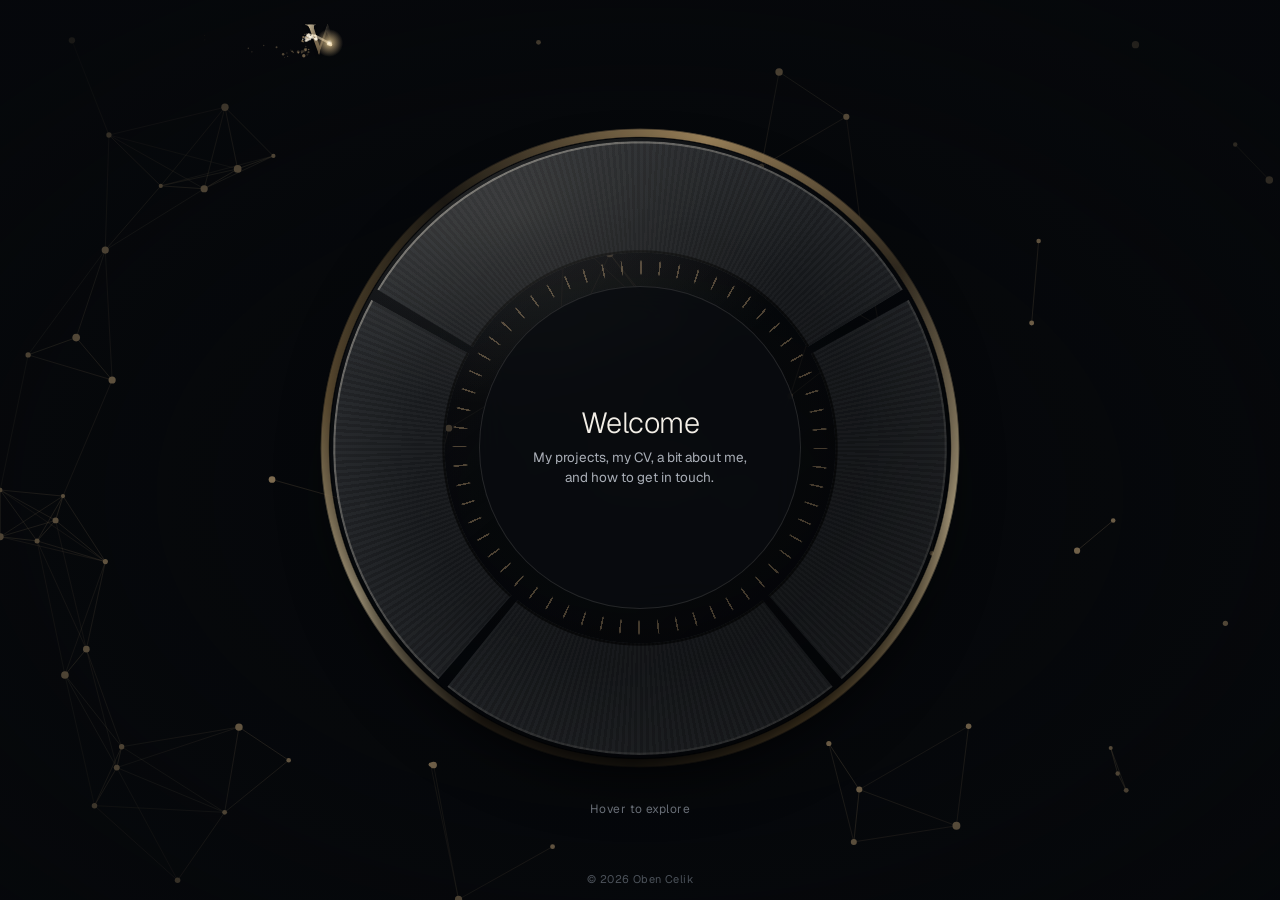
<file: index.html>
<!DOCTYPE html>
<html lang="en">
<head>
  <meta charset="UTF-8" />
  <meta name="viewport" content="width=device-width, initial-scale=1.0" />
  <title>OBEN CELIK</title>
  <meta name="description" content="Oben Celik, Product Manager in Lisbon. Case studies of my work, and the apps I shipped." />
  <script>
    // the welcome plays once per visit, never with reduced motion (assets/welcome.js)
    (function () {
      try {
        if (matchMedia('(prefers-reduced-motion: reduce)').matches || sessionStorage.getItem('welcome')) return;
        sessionStorage.setItem('welcome', '1');
        document.documentElement.classList.add('welcome');
      } catch (e) {}
    })();
  </script>
  <link rel="preconnect" href="https://fonts.googleapis.com">
  <link rel="preconnect" href="https://fonts.gstatic.com" crossorigin>
  <link href="https://fonts.googleapis.com/css2?family=Cinzel:wght@500&family=Geist:wght@300;400;500;600&family=Geist+Mono:wght@400&display=swap" rel="stylesheet">
  <link rel="stylesheet" href="assets/dial.css">
  <style>
    :root {
      --bg: #06080B;
      --ink: #F3EFE7;
      --text: #A9AEB6;
      --muted: #6E747D;
      --accent: #D4B483;
      --ease: cubic-bezier(.2, .8, .2, 1);
    }
    * { box-sizing: border-box; }
    html, body { margin: 0; }
    /* the whole homepage fits one screen: svh is the height with the phone's address bar showing */
    body {
      min-height: 100vh; min-height: 100svh;
      background: var(--bg);
      color: var(--text);
      font-family: 'Geist', 'Helvetica Neue', sans-serif;
      -webkit-font-smoothing: antialiased;
      overflow-x: hidden;
      display: flex;
      flex-direction: column;
    }
    a { color: var(--text); }
    a:hover { color: var(--ink); }
    ::selection { background: var(--accent); color: var(--bg); }

    #network-bg { position: fixed; inset: 0; width: 100%; height: 100%; z-index: 0; pointer-events: none; opacity: 1; }
    .vignette {
      position: fixed; inset: 0; z-index: 0; pointer-events: none;
      background: radial-gradient(ellipse 70% 65% at 50% 55%, rgba(6,8,11,0.1) 0%, rgba(6,8,11,0.55) 60%, rgba(6,8,11,0.9) 100%);
    }

    .site-header, main, footer { position: relative; z-index: 1; }
    /* The top band: on the first visit of a session a shooting star writes "Welcome to my portfolio"
       in it (assets/welcome.js), then it folds away and the dial grows into the space. --band is
       its height, and the dial's size allows for it (dial.css); the inline script in <head>
       decides whether the welcome plays, before the first paint. */
    @property --band { syntax: '<length>'; inherits: true; initial-value: 0px; }
    :root { --band: 0px; transition: --band .9s var(--ease); }
    :root.welcome { --band: clamp(56px, 10vh, 92px); }
    .site-header { height: var(--band); overflow: hidden; }
    .welcome-sky { position: absolute; left: 0; top: 0; pointer-events: none; }
    @keyframes fade-in { from { opacity: 0; } }
    .hint { animation: fade-in .6s ease 1.1s both; }
    @media (prefers-reduced-motion: reduce) { .hint { animation: none; } }

    main {
      flex: 1; display: flex; flex-direction: column; align-items: center; justify-content: center;
      gap: clamp(10px, 2.2vh, 24px); padding: 0 16px 6px;
      /* the dial's sections swing in at an angle, and their square boxes would poke past the screen
         edge for a moment; phones then lay the whole page out wider. Clip sideways only. */
      overflow-x: hidden; overflow-x: clip;
    }
    .intro { text-align: center; display: flex; flex-direction: column; gap: 14px; max-width: 680px; }
    .eyebrow { margin: 0; font-family: 'Geist Mono', monospace; font-size: 11px; letter-spacing: 0.32em; text-transform: uppercase; color: var(--accent); }
    h1 { margin: 0; font-size: clamp(30px, 4.6vw, 54px); font-weight: 300; line-height: 1.04; letter-spacing: -0.025em; color: var(--ink); }

    .hint { margin: 0; font-size: 12px; letter-spacing: 0.04em; color: var(--muted); text-align: center; min-height: 1.4em; }
    footer { padding: 0 16px clamp(8px, 1.6vh, 20px); text-align: center; font-size: 11px; color: #4C525A; letter-spacing: 0.04em; }

  </style>
</head>
<body>
  <canvas id="network-bg" data-rgb="212, 180, 131" aria-hidden="true"></canvas>
  <div class="vignette" aria-hidden="true"></div>

  <header class="site-header" aria-hidden="true"></header>

  <main>
    <h1 class="sr-only">Oben Celik, Product Manager</h1>

    <div class="dial" id="dial" data-label="gold">
      <div class="dial-glow" aria-hidden="true"></div>
      <div class="dial-ring" aria-hidden="true"></div>
      <div class="dial-glass" aria-hidden="true"></div>
      <div class="ticks morph" id="ticks" aria-hidden="true"></div>
      <nav class="dial-nav" id="dial-nav" aria-label="Explore"></nav>
      <div class="core morph" id="core" aria-live="polite">
        <div class="core-inner" id="core-inner">
          <span class="core-title" id="core-title"></span>
          <span class="core-text" id="core-text"></span>
          <span class="core-meta" id="core-meta"></span>
          <button type="button" class="core-back" id="core-back" hidden>Close</button>
        </div>
      </div>
    </div>

    <p class="hint" id="hint"></p>
  </main>

  <footer>&copy; 2026 Oben Celik</footer>

  <script src="assets/network-bg.js"></script>
  <script src="assets/dial.js"></script>
  <script src="assets/welcome.js"></script>
</body>
</html>
</file>
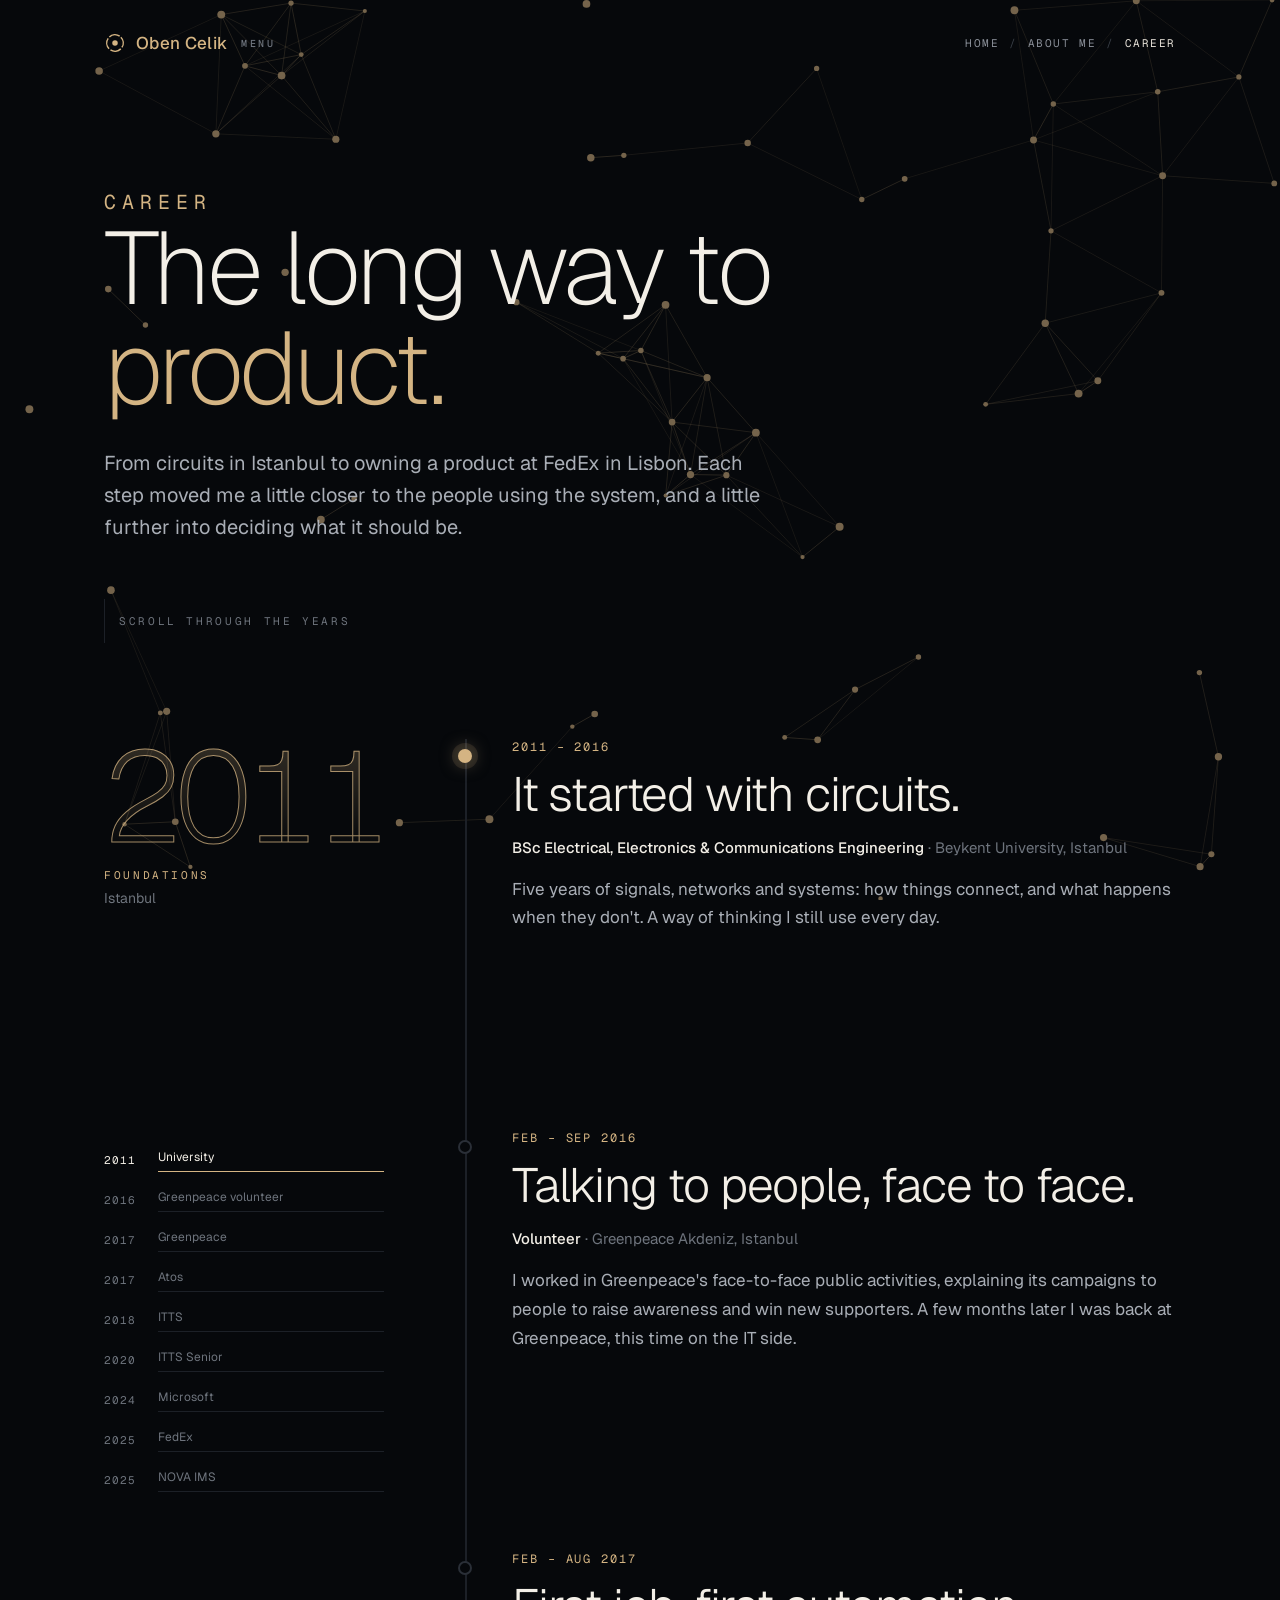
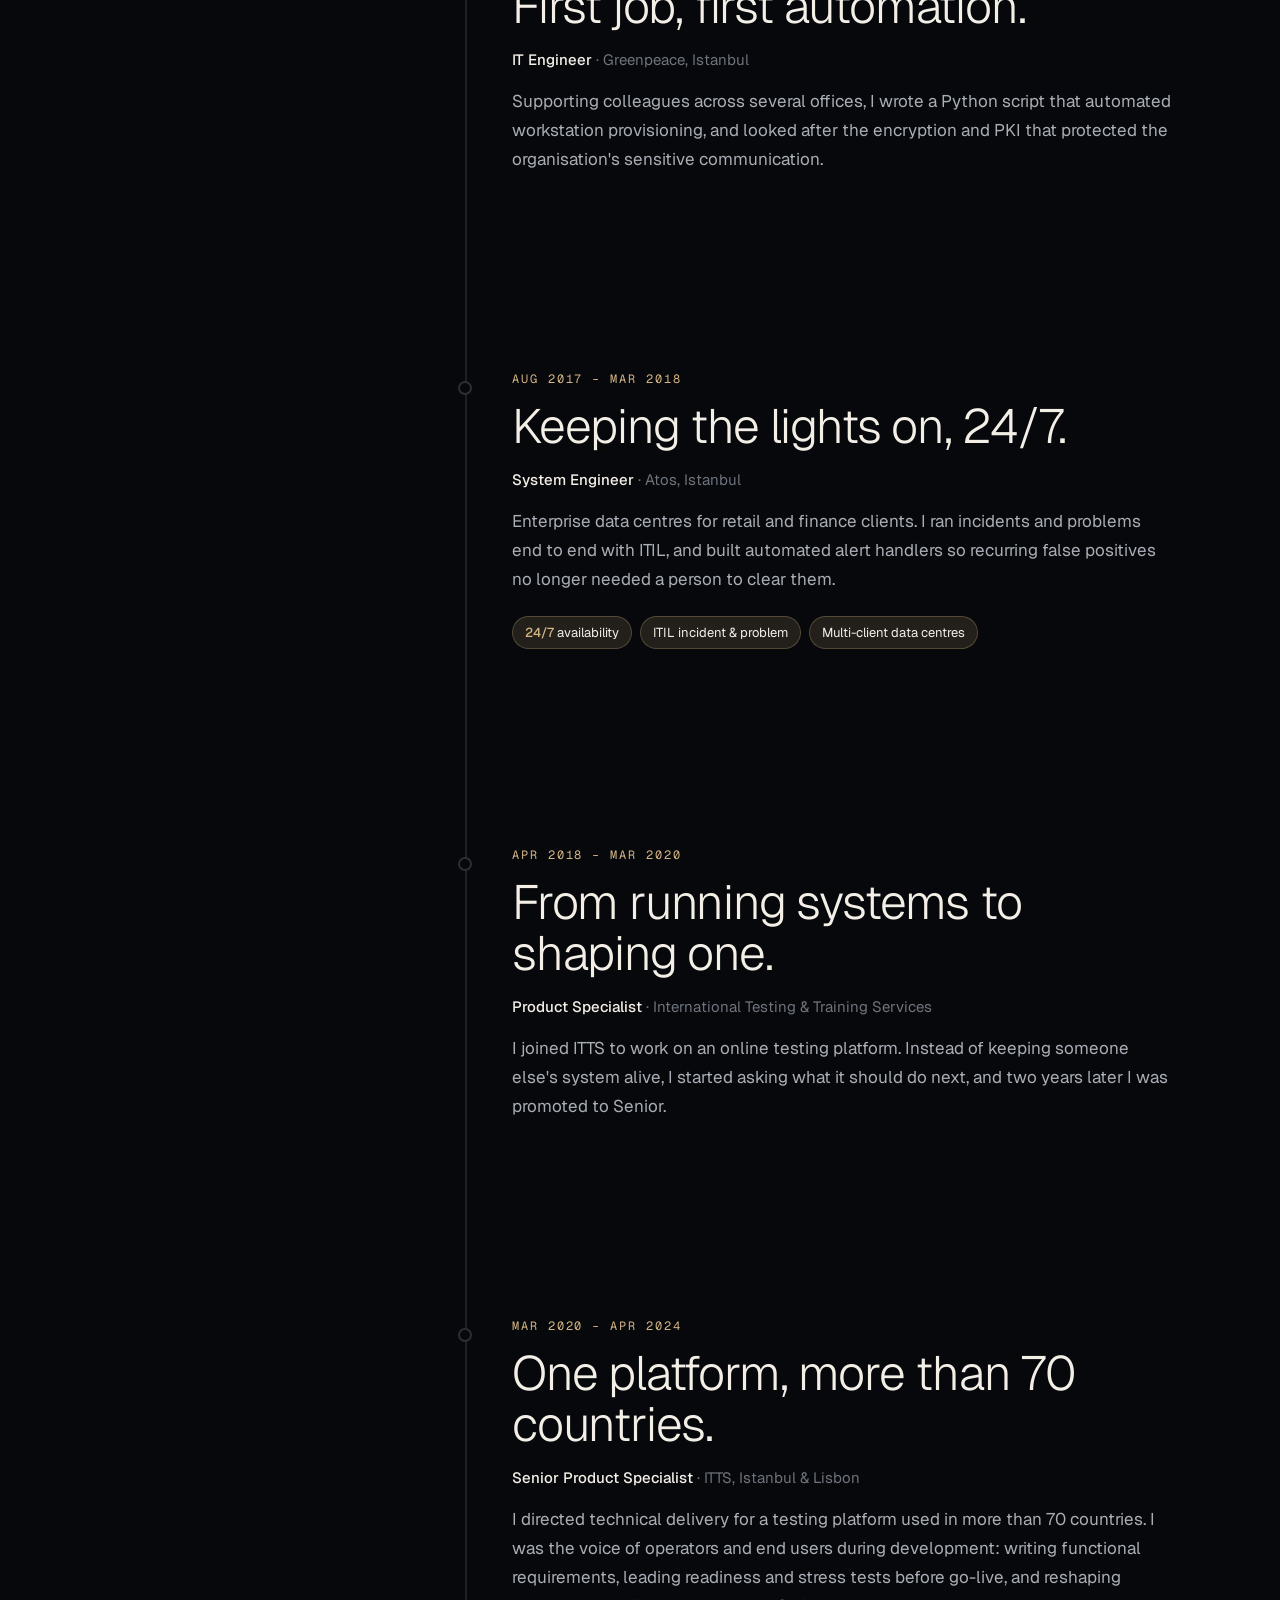
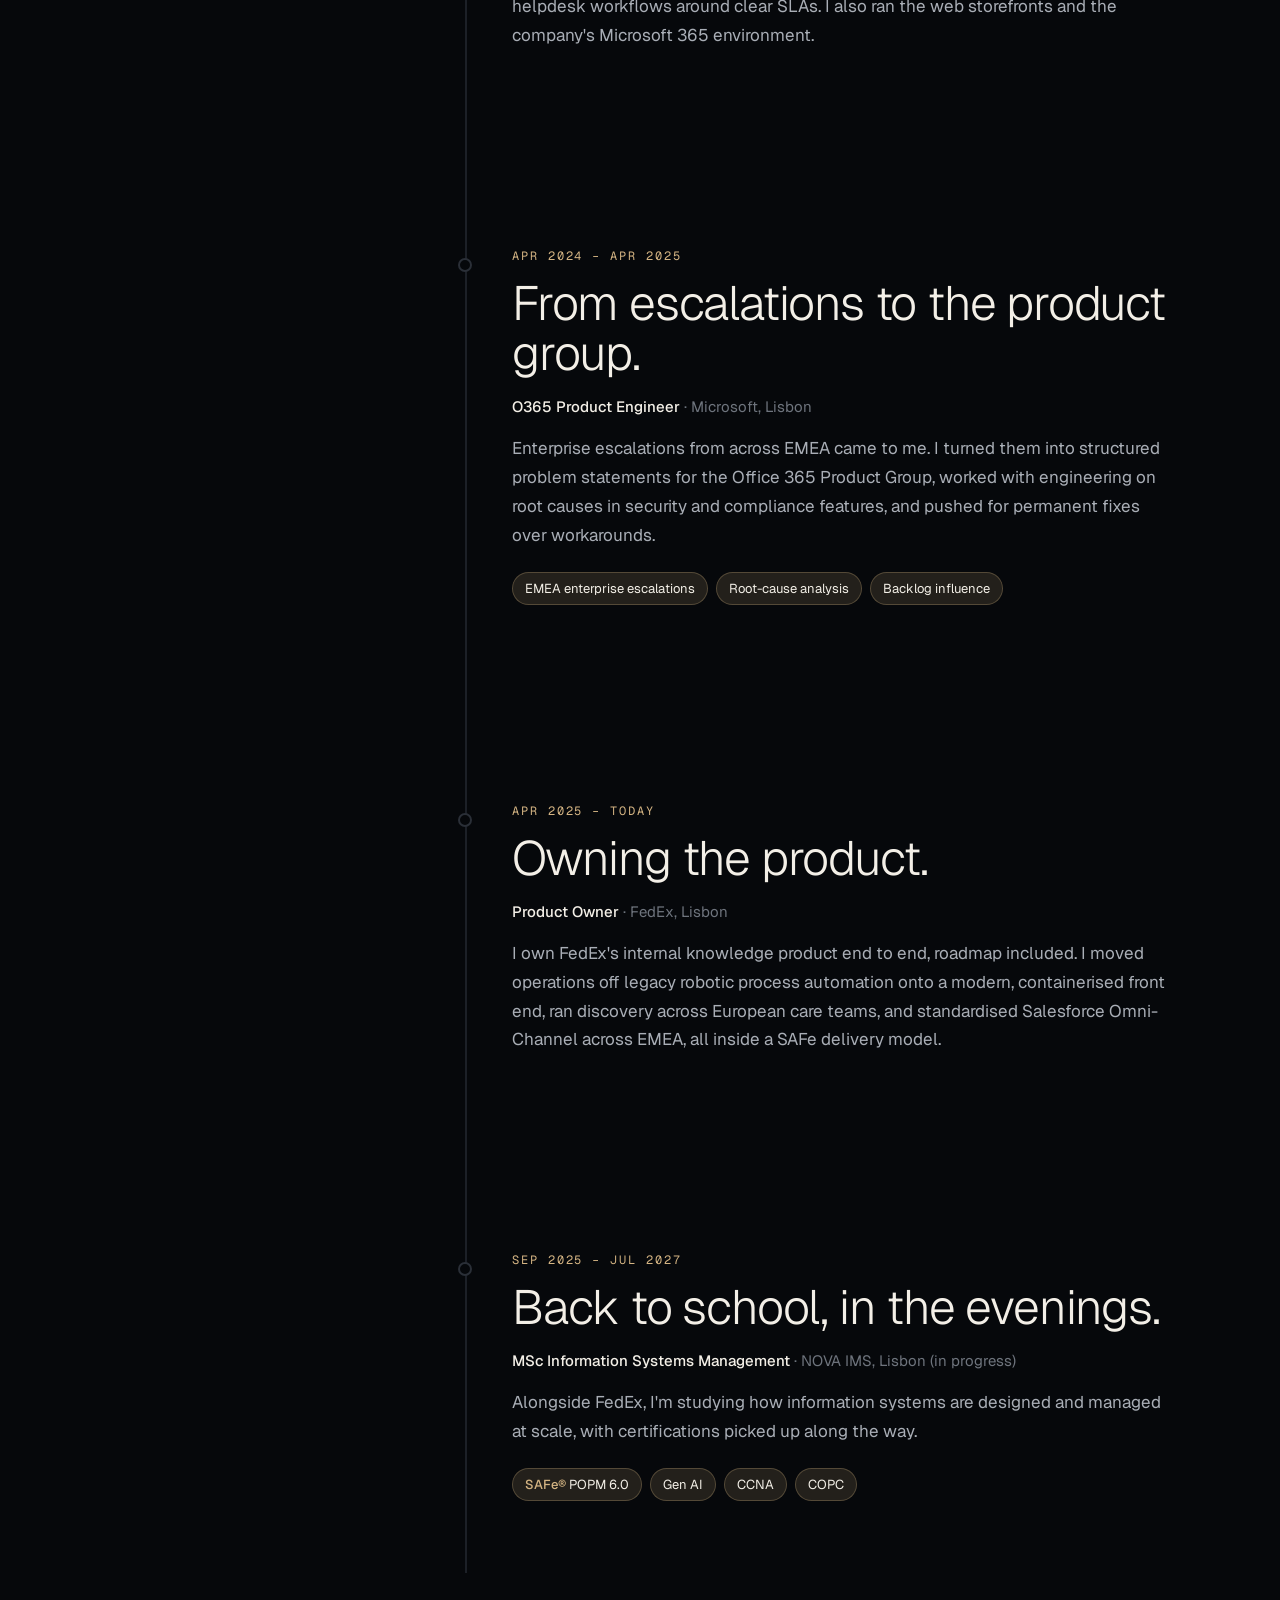
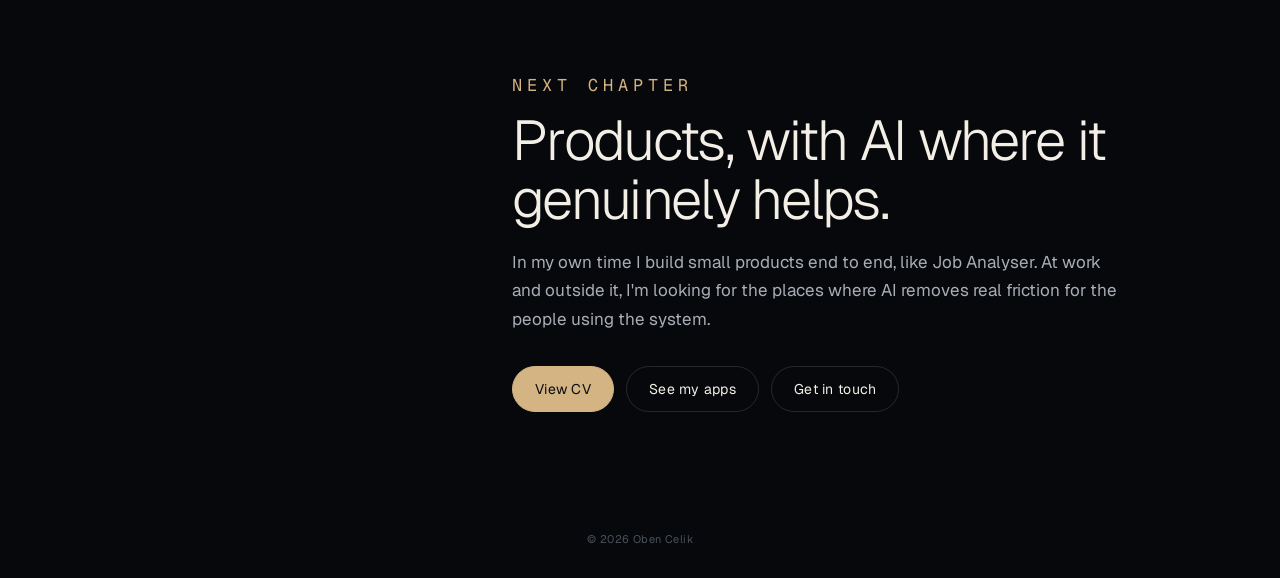
<file: career.html>
<!DOCTYPE html>
<html lang="en">
<head>
  <meta charset="UTF-8" />
  <meta name="viewport" content="width=device-width, initial-scale=1.0" />
  <title>Career · OBEN CELIK</title>
  <meta name="description" content="Oben Celik's career, year by year: from data centres in Istanbul to owning a product at FedEx in Lisbon." />
  <link rel="preconnect" href="https://fonts.googleapis.com">
  <link rel="preconnect" href="https://fonts.gstatic.com" crossorigin>
  <link rel="stylesheet" href="assets/dial.css">
  <link href="https://fonts.googleapis.com/css2?family=Geist:wght@200;300;400;500;600&family=Geist+Mono:wght@400&display=swap" rel="stylesheet">
  <style>
    :root {
      --bg: #06080B; --ink: #F3EFE7; --text: #A9AEB6; --muted: #6E747D; --line: #1C2027;
      --accent: #D4B483; --accent-soft: rgba(212,180,131,0.14);
      --ease: cubic-bezier(.22, 1, .36, 1);
    }
    * { box-sizing: border-box; }
    html { scroll-behavior: smooth; }
    body {
      margin: 0; background: var(--bg); color: var(--text);
      font-family: 'Geist', 'Helvetica Neue', sans-serif; -webkit-font-smoothing: antialiased; overflow-x: hidden;
    }
    a { color: inherit; }
    ::selection { background: var(--accent); color: var(--bg); }
    #network-bg { position: fixed; inset: 0; width: 100%; height: 100%; z-index: 0; pointer-events: none; opacity: .55; }
    .page { position: relative; z-index: 1; }

    .site-header { max-width: 1120px; margin: 0 auto; padding: 24px; display: flex; flex-wrap: wrap; gap: 8px 32px; align-items: center; justify-content: space-between; }

    /* ---------- Hero ---------- */
    .hero { max-width: 1120px; margin: 0 auto; padding: 72px 24px 96px; min-height: 72vh; display: flex; flex-direction: column; justify-content: center; }
    .eyebrow { font-family: 'Geist Mono', monospace; font-size: 11px; letter-spacing: .3em; text-transform: uppercase; color: var(--accent); margin: 0 0 22px; }
    .hero h1 { margin: 0; font-size: clamp(44px, 8vw, 104px); font-weight: 200; line-height: .98; letter-spacing: -.035em; color: var(--ink); max-width: 11ch; }
    .hero h1 em { font-style: normal; color: var(--accent); }
    .hero p { margin: 28px 0 0; max-width: 52ch; font-size: clamp(17px, 1.7vw, 20px); line-height: 1.6; }
    .scroll-cue { margin-top: 56px; display: inline-flex; align-items: center; gap: 14px; font-family: 'Geist Mono', monospace; font-size: 11px; letter-spacing: .24em; text-transform: uppercase; color: var(--muted); text-decoration: none; }
    .scroll-cue span { position: relative; width: 1px; height: 44px; background: var(--line); overflow: hidden; }
    .scroll-cue span::after { content: ''; position: absolute; left: 0; top: -40%; width: 1px; height: 40%; background: var(--accent); animation: drip 1.8s var(--ease) infinite; }
    @keyframes drip { to { top: 100%; } }

    /* ---------- Timeline layout ---------- */
    .timeline { max-width: 1120px; margin: 0 auto; padding: 0 24px 40px; display: grid; grid-template-columns: 280px minmax(0, 1fr); gap: 72px; }

    /* Sticky rail: the big year, the phase, and a mini-map of every chapter */
    .rail { position: sticky; top: 96px; align-self: start; height: calc(100vh - 140px); display: flex; flex-direction: column; }
    .rail-year {
      font-size: 128px; font-weight: 200; letter-spacing: -.05em; line-height: .9; font-variant-numeric: tabular-nums;
      color: transparent; -webkit-text-stroke: 1px rgba(212,180,131,.75);
      background: linear-gradient(180deg, rgba(212,180,131,.22), rgba(212,180,131,0)); -webkit-background-clip: text; background-clip: text;
    }
    .rail-phase { margin-top: 14px; font-family: 'Geist Mono', monospace; font-size: 11px; letter-spacing: .24em; text-transform: uppercase; color: var(--accent); min-height: 1.4em; transition: opacity .3s ease; }
    .rail-place { margin-top: 6px; font-size: 14px; color: var(--muted); min-height: 1.4em; transition: opacity .3s ease; }
    .minimap { list-style: none; margin: auto 0 0; padding: 0; display: flex; flex-direction: column; gap: 2px; }
    .minimap a {
      display: grid; grid-template-columns: 44px 1fr; align-items: center; gap: 10px; padding: 7px 0; text-decoration: none;
      font-size: 13px; color: var(--muted); transition: color .25s ease;
    }
    .minimap a .y { font-family: 'Geist Mono', monospace; font-size: 11px; letter-spacing: .08em; }
    .minimap a .bar { position: relative; padding-bottom: 6px; border-bottom: 1px solid var(--line); }
    .minimap a .bar::after { content: ''; position: absolute; left: 0; right: 0; bottom: -1px; height: 1px; background: var(--accent); transform: scaleX(0); transform-origin: left; transition: transform .5s var(--ease); }
    .minimap a .lbl { font-size: 12px; }
    .minimap a:hover { color: var(--ink); }
    .minimap a.seen .bar::after { transform: scaleX(.35); opacity: .5; }
    .minimap a.active { color: var(--ink); }
    .minimap a.active .bar::after { transform: scaleX(1); opacity: 1; }

    /* The thread: a line that fills in gold as you scroll */
    .chapters { position: relative; list-style: none; margin: 0; padding: 0 0 0 56px; }
    .thread, .thread-fill { position: absolute; left: 9px; top: 0; width: 2px; }
    .thread { bottom: 0; background: var(--line); }
    .thread-fill { height: 0; background: linear-gradient(180deg, rgba(212,180,131,.2), var(--accent)); box-shadow: 0 0 12px rgba(212,180,131,.45); }

    .chapter { position: relative; padding: 0 0 22vh; }
    .chapter:last-child { padding-bottom: 8vh; }
    .node { position: absolute; left: -54px; top: 10px; width: 14px; height: 14px; border-radius: 50%; background: var(--bg); border: 2px solid #2A2F37; transition: border-color .4s ease, box-shadow .4s ease, background .4s ease; }
    .chapter.passed .node { border-color: rgba(212,180,131,.6); }
    .chapter.active .node { border-color: var(--accent); background: var(--accent); box-shadow: 0 0 0 6px rgba(212,180,131,.12), 0 0 18px rgba(212,180,131,.6); }

    /* Reveal on scroll */
    .reveal { opacity: 0; transform: translateY(28px); transition: opacity .9s var(--ease), transform .9s var(--ease); }
    .in .reveal { opacity: 1; transform: none; }
    .in .reveal.d1 { transition-delay: .08s; } .in .reveal.d2 { transition-delay: .16s; } .in .reveal.d3 { transition-delay: .24s; } .in .reveal.d4 { transition-delay: .32s; }

    .when { font-family: 'Geist Mono', monospace; font-size: 12px; letter-spacing: .16em; text-transform: uppercase; color: var(--accent); }
    .lead { margin: 14px 0 0; font-size: clamp(30px, 4vw, 48px); font-weight: 300; line-height: 1.06; letter-spacing: -.025em; color: var(--ink); }
    .role { margin: 18px 0 0; font-size: 15px; color: var(--ink); }
    .role b { font-weight: 500; }
    .role .where { color: var(--muted); }
    .story { margin: 18px 0 0; max-width: 60ch; font-size: 17px; line-height: 1.7; }
    .chips { margin: 22px 0 0; padding: 0; list-style: none; display: flex; flex-wrap: wrap; gap: 8px; }
    .chips li { font-size: 13px; color: var(--ink); padding: 7px 12px; border-radius: 999px; border: 1px solid rgba(212,180,131,.28); background: var(--accent-soft); }
    .chips li strong { color: var(--accent); font-weight: 500; }

    /* A small "stat" for chapters with a headline number */
    .stat { margin: 26px 0 0; display: flex; align-items: baseline; gap: 16px; flex-wrap: wrap; }
    .stat .big { font-size: clamp(44px, 6vw, 72px); font-weight: 200; letter-spacing: -.04em; color: var(--ink); line-height: 1; font-variant-numeric: tabular-nums; }
    .stat .big .from { color: var(--muted); }
    .stat .big .arrow { color: var(--accent); margin: 0 .12em; }
    .stat .cap { font-size: 14px; color: var(--muted); max-width: 26ch; }

    /* ---------- Ending ---------- */
    .next { max-width: 1120px; margin: 0 auto; padding: 40px 24px 120px; display: grid; grid-template-columns: 280px minmax(0, 1fr); gap: 72px; }
    .next .body { padding-left: 56px; }
    .next h2 { margin: 12px 0 0; font-size: clamp(32px, 4.6vw, 56px); font-weight: 300; letter-spacing: -.03em; line-height: 1.05; color: var(--ink); }
    .next p { margin: 18px 0 0; max-width: 56ch; font-size: 17px; line-height: 1.7; }
    .actions { margin-top: 32px; display: flex; flex-wrap: wrap; gap: 12px; }
    .btn { display: inline-flex; align-items: center; min-height: 46px; padding: 0 22px; border-radius: 999px; text-decoration: none; font-size: 14px; letter-spacing: .02em; border: 1px solid rgba(243,239,231,.14); color: var(--ink); transition: border-color .2s ease, background .2s ease, color .2s ease; }
    .btn:hover { border-color: var(--accent); color: var(--accent); }
    .btn.primary { background: var(--accent); border-color: var(--accent); color: #0B0D10; }
    .btn.primary:hover { background: #E6D2B0; color: #0B0D10; }

    footer { position: relative; z-index: 1; padding: 0 24px 32px; text-align: center; font-size: 11px; color: #4C525A; letter-spacing: .04em; }

    /* ---------- Small screens: the rail becomes a slim sticky bar ---------- */
    @media (max-width: 900px) {
      .timeline, .next { grid-template-columns: minmax(0, 1fr); gap: 0; }
      .rail {
        top: 0; height: auto; z-index: 5; flex-direction: row; align-items: baseline; gap: 14px;
        margin: 0 -24px 32px; padding: 14px 24px; background: #06080B; border-bottom: 1px solid var(--line);
      }
      .rail-year { font-size: 34px; -webkit-text-stroke: 0; color: var(--accent); background: none; }
      .rail-phase { margin: 0; }
      .rail-place, .minimap { display: none; }
      .chapters { padding-left: 36px; }
      .node { left: -34px; }
      .next .body { padding-left: 0; }
      .next .spacer { display: none; }
      .chapter { padding-bottom: 14vh; }
    }
    /* phones: tighter all round, so the story reads as one flow instead of a screen per chapter */
    @media (max-width: 600px) {
      .site-header { padding: 16px 20px; }
      .hero { min-height: 0; padding: 16px 20px 28px; }
      .eyebrow { margin-bottom: 12px; }
      .hero p { margin-top: 14px; font-size: 16px; }
      .scroll-cue { margin-top: 22px; }
      .timeline { padding: 0 20px 16px; }
      .rail { margin: 0 -20px 20px; padding: 10px 20px; }
      .chapters { padding-left: 26px; }
      .chapter { padding-bottom: 40px; }
      .chapter:last-child { padding-bottom: 16px; }
      .lead { margin-top: 8px; font-size: 26px; }
      .role { margin-top: 10px; font-size: 14px; }
      .story { margin-top: 10px; font-size: 15px; line-height: 1.6; }
      .chips { margin-top: 14px; gap: 6px; }
      .chips li { font-size: 12px; padding: 5px 10px; }
      .stat { margin-top: 16px; }
      .next { padding: 24px 20px 48px; }
      .next h2 { font-size: 28px; }
      .next p { margin-top: 12px; font-size: 15px; line-height: 1.6; }
      .actions { margin-top: 20px; }
    }
    @media (prefers-reduced-motion: reduce) {
      html { scroll-behavior: auto; }
      .reveal { opacity: 1; transform: none; transition: none; }
      .scroll-cue span::after { animation: none; }
    }
  </style>
</head>
<body data-current="ca">
  <canvas id="network-bg" data-rgb="212, 180, 131" aria-hidden="true"></canvas>

  <div class="page">
    <!-- Header: the name opens the dial menu (assets/menu.js) -->
    <header class="site-header">
      <button type="button" id="menu-open" class="menu-trigger" aria-haspopup="dialog" aria-expanded="false" aria-controls="menu-overlay">
        <svg class="menu-icon" viewBox="0 0 24 24" width="22" height="22" fill="none" aria-hidden="true">
          <circle cx="12" cy="12" r="9" stroke="currentColor" stroke-width="1.6" stroke-dasharray="12.1 2.04" transform="rotate(-45 12 12)"/>
          <circle cx="12" cy="12" r="3" fill="currentColor"/>
        </svg>
        <span>Oben Celik</span>
        <span class="menu-label">Menu</span>
      </button>
      <nav class="crumbs" id="crumbs" aria-label="Breadcrumb"></nav>
    </header>

    <section class="hero">
      <p class="eyebrow">Career</p>
      <h1>The long way to <em>product.</em></h1>
      <p>From circuits in Istanbul to owning a product at FedEx in Lisbon. Each step moved me a little closer to the people using the system, and a little further into deciding what it should be.</p>
      <a class="scroll-cue" href="#ch-2011"><span aria-hidden="true"></span>Scroll through the years</a>
    </section>

    <div class="timeline" id="timeline">
      <aside class="rail" aria-hidden="true">
        <div class="rail-year" id="rail-year">2011</div>
        <div class="rail-phase" id="rail-phase">Foundations</div>
        <div class="rail-place" id="rail-place">Istanbul</div>
        <ol class="minimap" id="minimap"></ol>
      </aside>

      <ol class="chapters" id="chapters">
        <li class="thread" aria-hidden="true"></li>
        <li class="thread-fill" id="thread-fill" aria-hidden="true"></li>

        <li class="chapter" id="ch-2011" data-year="2011" data-phase="Foundations" data-place="Istanbul" data-label="University">
          <span class="node" aria-hidden="true"></span>
          <div class="when reveal">2011 – 2016</div>
          <h2 class="lead reveal d1">It started with circuits.</h2>
          <p class="role reveal d2"><b>BSc Electrical, Electronics &amp; Communications Engineering</b> <span class="where">· Beykent University, Istanbul</span></p>
          <p class="story reveal d3">Five years of signals, networks and systems: how things connect, and what happens when they don't. A way of thinking I still use every day.</p>
        </li>

        <li class="chapter" id="ch-volunteer" data-year="2016" data-phase="Giving back" data-place="Istanbul" data-label="Greenpeace volunteer">
          <span class="node" aria-hidden="true"></span>
          <div class="when reveal">Feb – Sep 2016</div>
          <h2 class="lead reveal d1">Talking to people, face to face.</h2>
          <p class="role reveal d2"><b>Volunteer</b> <span class="where">· Greenpeace Akdeniz, Istanbul</span></p>
          <p class="story reveal d3">I worked in Greenpeace's face-to-face public activities, explaining its campaigns to people to raise awareness and win new supporters. A few months later I was back at Greenpeace, this time on the IT side.</p>
        </li>

        <li class="chapter" id="ch-2017" data-year="2017" data-phase="Infrastructure" data-place="Istanbul" data-label="Greenpeace">
          <span class="node" aria-hidden="true"></span>
          <div class="when reveal">Feb – Aug 2017</div>
          <h2 class="lead reveal d1">First job, first automation.</h2>
          <p class="role reveal d2"><b>IT Engineer</b> <span class="where">· Greenpeace, Istanbul</span></p>
          <p class="story reveal d3">Supporting colleagues across several offices, I wrote a Python script that automated workstation provisioning, and looked after the encryption and PKI that protected the organisation's sensitive communication.</p>
        </li>

        <li class="chapter" id="ch-2017b" data-year="2017" data-phase="Infrastructure" data-place="Istanbul" data-label="Atos">
          <span class="node" aria-hidden="true"></span>
          <div class="when reveal">Aug 2017 – Mar 2018</div>
          <h2 class="lead reveal d1">Keeping the lights on, 24/7.</h2>
          <p class="role reveal d2"><b>System Engineer</b> <span class="where">· Atos, Istanbul</span></p>
          <p class="story reveal d3">Enterprise data centres for retail and finance clients. I ran incidents and problems end to end with ITIL, and built automated alert handlers so recurring false positives no longer needed a person to clear them.</p>
          <ul class="chips reveal d4"><li><strong>24/7</strong> availability</li><li>ITIL incident &amp; problem</li><li>Multi-client data centres</li></ul>
        </li>

        <li class="chapter" id="ch-2018" data-year="2018" data-phase="Closer to product" data-place="Istanbul" data-label="ITTS">
          <span class="node" aria-hidden="true"></span>
          <div class="when reveal">Apr 2018 – Mar 2020</div>
          <h2 class="lead reveal d1">From running systems to shaping one.</h2>
          <p class="role reveal d2"><b>Product Specialist</b> <span class="where">· International Testing &amp; Training Services</span></p>
          <p class="story reveal d3">I joined ITTS to work on an online testing platform. Instead of keeping someone else's system alive, I started asking what it should do next, and two years later I was promoted to Senior.</p>
        </li>

        <li class="chapter" id="ch-2020" data-year="2020" data-phase="Closer to product" data-place="Istanbul · Lisbon" data-label="ITTS Senior">
          <span class="node" aria-hidden="true"></span>
          <div class="when reveal">Mar 2020 – Apr 2024</div>
          <h2 class="lead reveal d1">One platform, more than 70 countries.</h2>
          <p class="role reveal d2"><b>Senior Product Specialist</b> <span class="where">· ITTS, Istanbul &amp; Lisbon</span></p>
          <p class="story reveal d3">I directed technical delivery for a testing platform used in more than 70 countries. I was the voice of operators and end users during development: writing functional requirements, leading readiness and stress tests before go-live, and reshaping helpdesk workflows around clear SLAs. I also ran the web storefronts and the company's Microsoft 365 environment.</p>
        </li>

        <li class="chapter" id="ch-2024" data-year="2024" data-phase="Product engineering" data-place="Lisbon" data-label="Microsoft">
          <span class="node" aria-hidden="true"></span>
          <div class="when reveal">Apr 2024 – Apr 2025</div>
          <h2 class="lead reveal d1">From escalations to the product group.</h2>
          <p class="role reveal d2"><b>O365 Product Engineer</b> <span class="where">· Microsoft, Lisbon</span></p>
          <p class="story reveal d3">Enterprise escalations from across EMEA came to me. I turned them into structured problem statements for the Office 365 Product Group, worked with engineering on root causes in security and compliance features, and pushed for permanent fixes over workarounds.</p>
          <ul class="chips reveal d4"><li>EMEA enterprise escalations</li><li>Root-cause analysis</li><li>Backlog influence</li></ul>
        </li>

        <li class="chapter" id="ch-2025" data-year="2025" data-phase="Product ownership" data-place="Lisbon" data-label="FedEx">
          <span class="node" aria-hidden="true"></span>
          <div class="when reveal">Apr 2025 – today</div>
          <h2 class="lead reveal d1">Owning the product.</h2>
          <p class="role reveal d2"><b>Product Owner</b> <span class="where">· FedEx, Lisbon</span></p>
          <p class="story reveal d3">I own FedEx's internal knowledge product end to end, roadmap included. I moved operations off legacy robotic process automation onto a modern, containerised front end, ran discovery across European care teams, and standardised Salesforce Omni-Channel across EMEA, all inside a SAFe delivery model.</p>
        </li>

        <li class="chapter" id="ch-2025b" data-year="2025" data-phase="Learning" data-place="Lisbon" data-label="NOVA IMS">
          <span class="node" aria-hidden="true"></span>
          <div class="when reveal">Sep 2025 – Jul 2027</div>
          <h2 class="lead reveal d1">Back to school, in the evenings.</h2>
          <p class="role reveal d2"><b>MSc Information Systems Management</b> <span class="where">· NOVA IMS, Lisbon (in progress)</span></p>
          <p class="story reveal d3">Alongside FedEx, I'm studying how information systems are designed and managed at scale, with certifications picked up along the way.</p>
          <ul class="chips reveal d4"><li><strong>SAFe®</strong> POPM 6.0</li><li>Gen AI</li><li>CCNA</li><li>COPC</li></ul>
        </li>
      </ol>
    </div>

    <section class="next">
      <div class="spacer" aria-hidden="true"></div>
      <div class="body">
        <p class="eyebrow">Next chapter</p>
        <h2>Products, with AI where it genuinely helps.</h2>
        <p>In my own time I build small products end to end, like Job Analyser. At work and outside it, I'm looking for the places where AI removes real friction for the people using the system.</p>
        <div class="actions">
          <a class="btn primary" href="Oben_Celik_CV.pdf" target="_blank" rel="noopener">View CV</a>
          <a class="btn" href="apps.html">See my apps</a>
          <a class="btn" href="mailto:isaobencelik@gmail.com">Get in touch</a>
        </div>
      </div>
    </section>

    <footer>&copy; 2026 Oben Celik</footer>
  </div>

  <script src="assets/network-bg.js"></script>
  <script src="assets/menu.js"></script>
  <script src="assets/dial.js"></script>
  <script>
  // Career timeline: reveal chapters, fill the thread, and keep the sticky year in step with the scroll.
  (function () {
    'use strict';
    var STILL = window.matchMedia && window.matchMedia('(prefers-reduced-motion: reduce)').matches;
    var chapters = [].slice.call(document.querySelectorAll('.chapter'));
    var list = document.getElementById('chapters');
    var fill = document.getElementById('thread-fill');
    var yearEl = document.getElementById('rail-year');
    var phaseEl = document.getElementById('rail-phase');
    var placeEl = document.getElementById('rail-place');
    var map = document.getElementById('minimap');

    // Mini-map: one line per chapter
    var links = chapters.map(function (ch) {
      var li = document.createElement('li');
      var a = document.createElement('a');
      a.href = '#' + ch.id;
      a.innerHTML = '<span class="y">' + ch.dataset.year + '</span><span class="bar"><span class="lbl">' + ch.dataset.label + '</span></span>';
      a.setAttribute('aria-label', ch.dataset.year + ' ' + ch.dataset.label);
      a.title = ch.dataset.label;
      li.appendChild(a); map.appendChild(li);
      return a;
    });

    // Reveal each chapter as it enters the screen
    var revealer = new IntersectionObserver(function (entries) {
      entries.forEach(function (e) { if (e.isIntersecting) { e.target.classList.add('in'); revealer.unobserve(e.target); } });
    }, { rootMargin: '0px 0px -12% 0px' });
    chapters.forEach(function (ch) { revealer.observe(ch); });

    // The big year counts up or down to the active chapter's year
    var shownYear = 2011, yearAnim = 0;
    function countTo(target) {
      cancelAnimationFrame(yearAnim);
      if (STILL || target === shownYear) { shownYear = target; yearEl.textContent = target; return; }
      var from = shownYear, start = performance.now(), dur = 420 + Math.min(6, Math.abs(target - from)) * 60;
      (function step(now) {
        var t = Math.min(1, (now - start) / dur), e = 1 - Math.pow(1 - t, 3);
        yearEl.textContent = Math.round(from + (target - from) * e);
        if (t < 1) yearAnim = requestAnimationFrame(step); else shownYear = target;
      })(start);
    }

    var activeIdx = -1;
    function setActive(i) {
      if (i === activeIdx) return;
      activeIdx = i;
      var ch = chapters[i];
      countTo(parseInt(ch.dataset.year, 10));
      phaseEl.textContent = ch.dataset.phase;
      placeEl.textContent = ch.dataset.place;
      chapters.forEach(function (c, k) { c.classList.toggle('active', k === i); c.classList.toggle('passed', k < i); });
      links.forEach(function (a, k) { a.classList.toggle('active', k === i); a.classList.toggle('seen', k < i); });
    }

    // On scroll: the chapter crossing the middle of the screen is active; the thread fills down to it
    var ticking = false;
    function onScroll() {
      if (ticking) return; ticking = true;
      requestAnimationFrame(function () {
        ticking = false;
        var mid = window.innerHeight * 0.5, idx = 0;
        chapters.forEach(function (ch, k) { if (ch.getBoundingClientRect().top < mid) idx = k; });
        setActive(idx);
        var box = list.getBoundingClientRect();
        var h = Math.max(0, Math.min(box.height, mid - box.top));
        fill.style.height = h + 'px';
      });
    }
    window.addEventListener('scroll', onScroll, { passive: true });
    window.addEventListener('resize', onScroll);
    onScroll();
  })();
  </script>
</body>
</html>
</file>
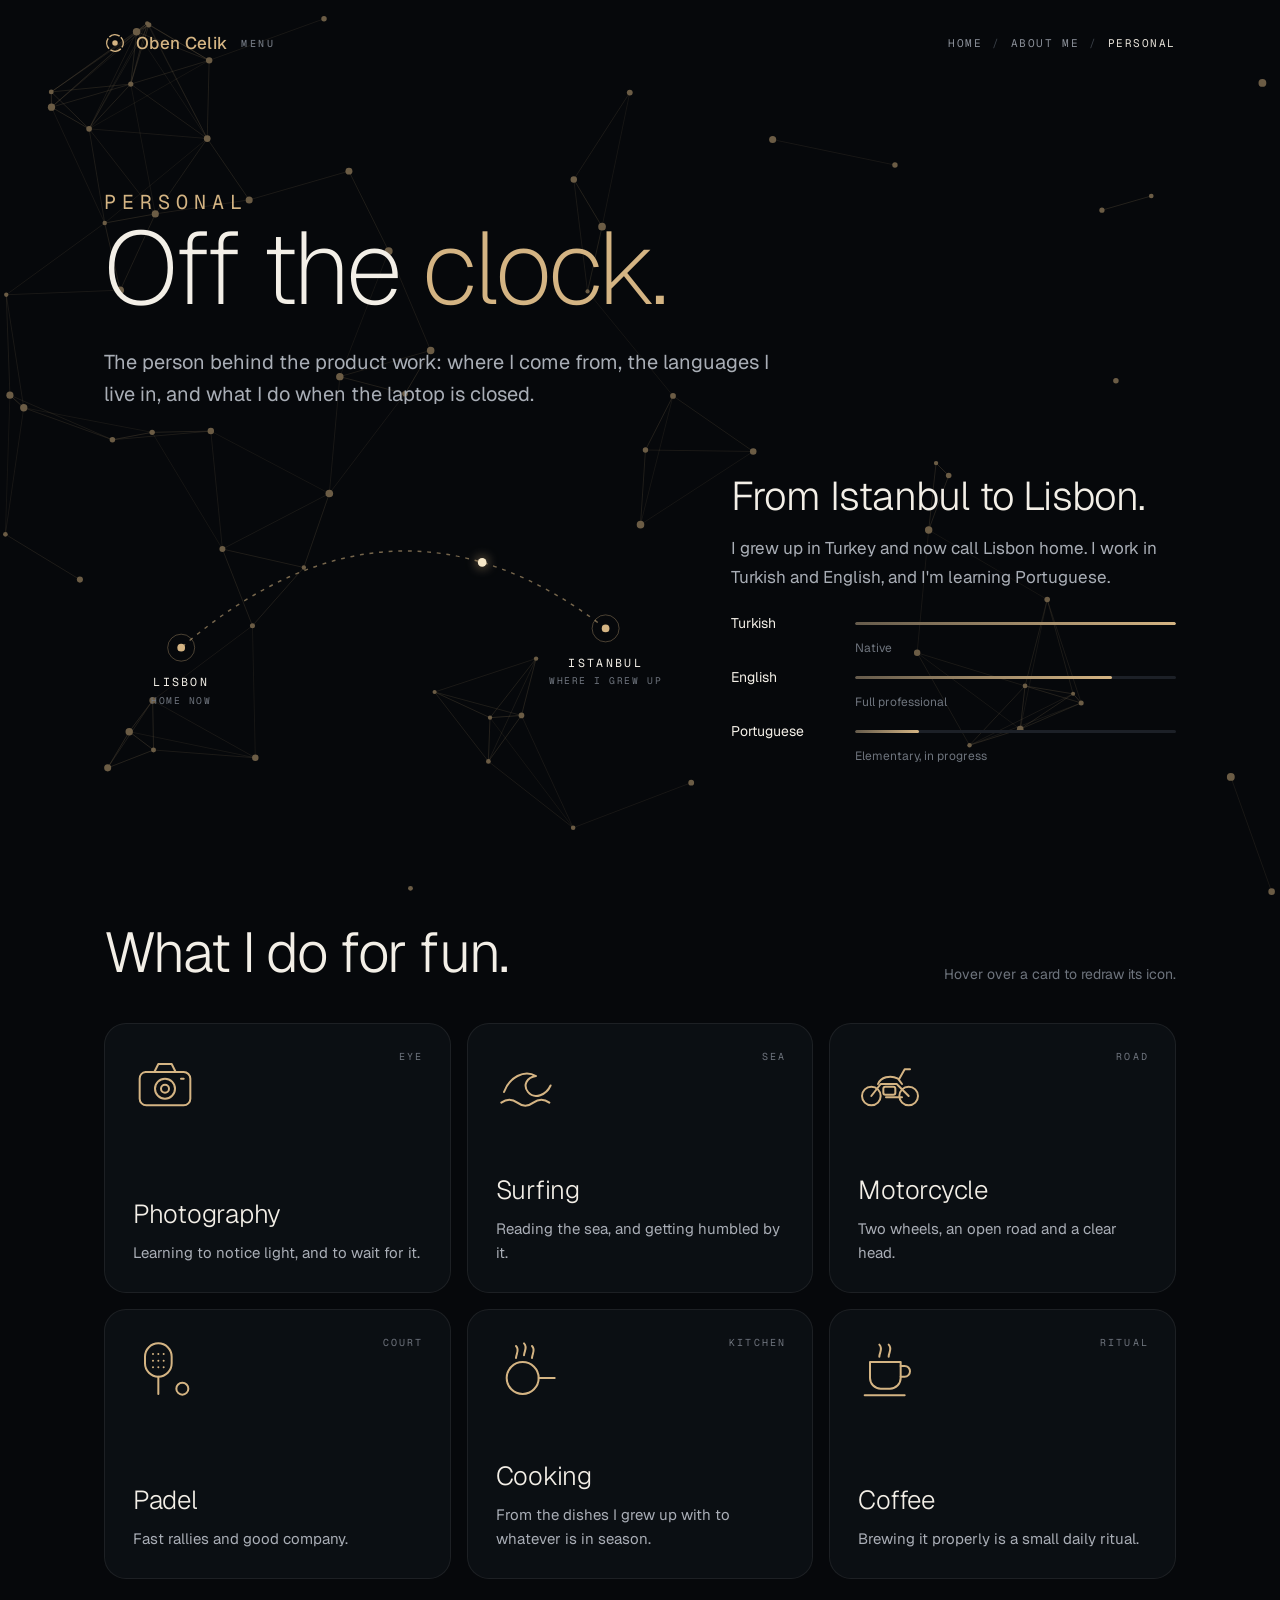
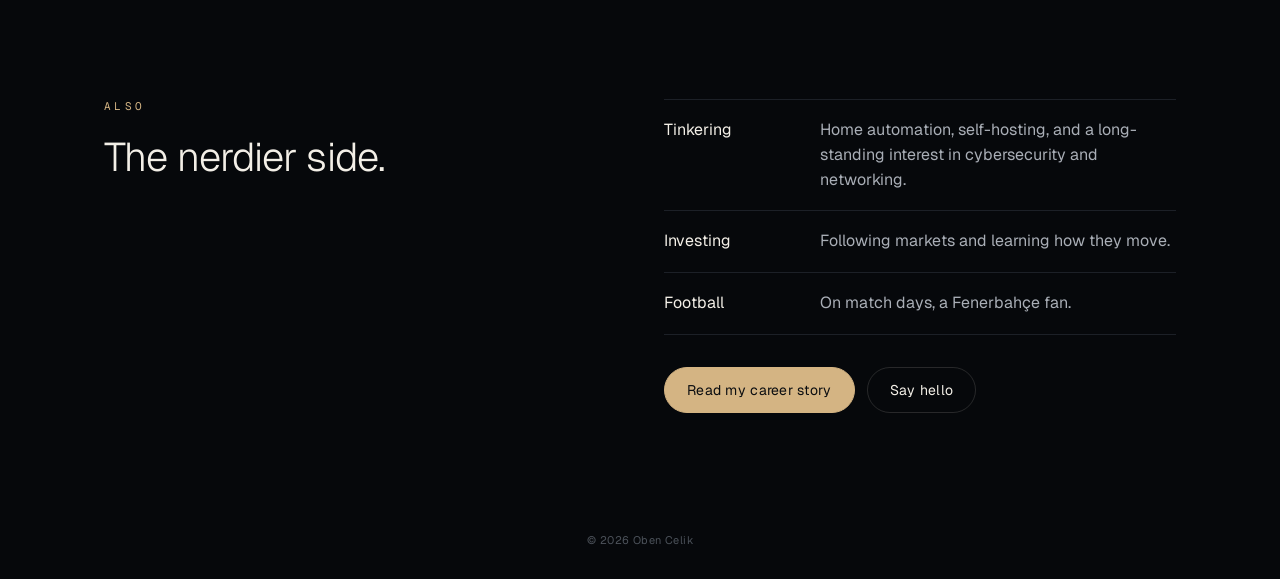
<file: personal.html>
<!DOCTYPE html>
<html lang="en">
<head>
  <meta charset="UTF-8" />
  <meta name="viewport" content="width=device-width, initial-scale=1.0" />
  <title>Personal · OBEN CELIK</title>
  <meta name="description" content="Oben Celik off the clock: from Istanbul to Lisbon, and the things he does for fun." />
  <link rel="preconnect" href="https://fonts.googleapis.com">
  <link rel="preconnect" href="https://fonts.gstatic.com" crossorigin>
  <link rel="stylesheet" href="assets/dial.css">
  <link href="https://fonts.googleapis.com/css2?family=Geist:wght@200;300;400;500;600&family=Geist+Mono:wght@400&display=swap" rel="stylesheet">
  <style>
    :root {
      --bg: #06080B; --ink: #F3EFE7; --text: #A9AEB6; --muted: #6E747D; --line: #1C2027;
      --accent: #D4B483; --accent-soft: rgba(212,180,131,0.14);
      --ease: cubic-bezier(.22, 1, .36, 1);
    }
    * { box-sizing: border-box; }
    html { scroll-behavior: smooth; }
    body { margin: 0; background: var(--bg); color: var(--text); font-family: 'Geist', 'Helvetica Neue', sans-serif; -webkit-font-smoothing: antialiased; overflow-x: hidden; }
    a { color: inherit; }
    ::selection { background: var(--accent); color: var(--bg); }
    #network-bg { position: fixed; inset: 0; width: 100%; height: 100%; z-index: 0; pointer-events: none; opacity: .5; }
    .page { position: relative; z-index: 1; }
    .wrap { max-width: 1120px; margin: 0 auto; padding: 0 24px; }
    .site-header { max-width: 1120px; margin: 0 auto; padding: 24px; display: flex; flex-wrap: wrap; gap: 8px 32px; align-items: center; justify-content: space-between; }

    .eyebrow { font-family: 'Geist Mono', monospace; font-size: 11px; letter-spacing: .3em; text-transform: uppercase; color: var(--accent); margin: 0 0 22px; }

    /* ---------- Hero ---------- */
    .hero { padding-top: 72px; padding-bottom: 40px; }
    .hero h1 { margin: 0; font-size: clamp(44px, 8vw, 104px); font-weight: 200; line-height: .98; letter-spacing: -.035em; color: var(--ink); }
    .hero h1 em { font-style: normal; color: var(--accent); }
    .hero p { margin: 28px 0 0; max-width: 52ch; font-size: clamp(17px, 1.7vw, 20px); line-height: 1.6; }

    /* ---------- Istanbul -> Lisbon ---------- */
    .route { margin-top: 64px; display: grid; grid-template-columns: minmax(0, 1.3fr) minmax(0, 1fr); gap: 48px; align-items: center; }
    .route svg { width: 100%; height: auto; overflow: visible; }
    .route .arc { fill: none; stroke: rgba(212,180,131,.55); stroke-width: 1.5; stroke-dasharray: 4 6; }
    .route .city { fill: var(--accent); }
    .route .halo { fill: none; stroke: rgba(212,180,131,.35); }
    .route text { font-family: 'Geist Mono', monospace; font-size: 12px; letter-spacing: .2em; fill: var(--ink); }
    .route text.sub { fill: var(--muted); font-size: 10px; letter-spacing: .16em; }
    .route .traveller { fill: #F7E8C8; filter: drop-shadow(0 0 6px rgba(212,180,131,.9)); }
    .route h2 { margin: 0; font-size: clamp(28px, 3.4vw, 40px); font-weight: 300; letter-spacing: -.02em; line-height: 1.1; color: var(--ink); }
    .route p { margin: 16px 0 0; font-size: 17px; line-height: 1.7; }
    .langs { list-style: none; margin: 22px 0 0; padding: 0; display: flex; flex-direction: column; gap: 12px; }
    .langs li { display: grid; grid-template-columns: 110px 1fr; align-items: center; gap: 14px; font-size: 14px; color: var(--ink); }
    .langs .meter { height: 3px; border-radius: 3px; background: var(--line); overflow: hidden; }
    .langs .meter i { display: block; height: 100%; width: 0; background: linear-gradient(90deg, rgba(212,180,131,.4), var(--accent)); border-radius: 3px; transition: width 1.4s var(--ease); }
    .in .langs .meter i { width: var(--w); }
    .langs small { grid-column: 2; margin-top: -6px; font-size: 12px; color: var(--muted); }

    /* ---------- Hobbies ---------- */
    .hobbies { padding-top: 120px; }
    .hobbies-head { display: flex; flex-wrap: wrap; align-items: end; justify-content: space-between; gap: 16px; }
    .hobbies-head h2 { margin: 0; font-size: clamp(32px, 4.6vw, 56px); font-weight: 300; letter-spacing: -.03em; line-height: 1.05; color: var(--ink); }
    .hobbies-head p { margin: 0; color: var(--muted); font-size: 14px; }
    .grid { margin-top: 40px; display: grid; grid-template-columns: repeat(3, minmax(0, 1fr)); gap: 16px; }
    .tile {
      position: relative; min-height: 270px; padding: 28px; border-radius: 22px; overflow: hidden;
      background: rgba(13,16,21,.88); border: 1px solid rgba(243,239,231,.08);
      display: flex; flex-direction: column; justify-content: space-between;
      transition: transform .5s var(--ease), border-color .3s ease, background .3s ease;
    }
    .tile::before { /* soft gold light that follows the pointer */
      content: ''; position: absolute; inset: 0; pointer-events: none; opacity: 0; transition: opacity .3s ease;
      background: radial-gradient(360px circle at var(--mx, 50%) var(--my, 50%), rgba(212,180,131,.13), transparent 60%);
    }
    .tile:hover { transform: translateY(-4px); border-color: rgba(212,180,131,.4); background: rgba(18,21,27,.92); }
    .tile:hover::before { opacity: 1; }
    .tile svg { width: 64px; height: 64px; overflow: visible; }
    .tile svg * { fill: none; stroke: var(--accent); stroke-width: 1.5; stroke-linecap: round; stroke-linejoin: round; stroke-dasharray: 1; stroke-dashoffset: 1; transition: stroke-dashoffset 1.6s var(--ease); }
    .tile.in svg * { stroke-dashoffset: 0; }
    .tile:hover svg * { animation: redraw 1.2s var(--ease); }
    @keyframes redraw { 0% { stroke-dashoffset: 1; } 100% { stroke-dashoffset: 0; } }
    .tile h3 { margin: 0; font-size: 26px; font-weight: 300; letter-spacing: -.01em; color: var(--ink); }
    .tile p { margin: 10px 0 0; font-size: 15px; line-height: 1.55; }
    .tile .tag { position: absolute; top: 26px; right: 26px; font-family: 'Geist Mono', monospace; font-size: 10px; letter-spacing: .22em; text-transform: uppercase; color: var(--muted); }

    /* ---------- Also ---------- */
    .also { padding-top: 120px; padding-bottom: 120px; display: grid; grid-template-columns: minmax(0, 1fr) minmax(0, 1fr); gap: 48px; }
    .also h2 { margin: 0; font-size: clamp(28px, 3.4vw, 40px); font-weight: 300; letter-spacing: -.02em; line-height: 1.1; color: var(--ink); }
    .also ul { list-style: none; margin: 0; padding: 0; }
    .also li { padding: 18px 0; border-top: 1px solid var(--line); display: grid; grid-template-columns: 140px 1fr; gap: 16px; font-size: 16px; line-height: 1.55; }
    .also li:last-child { border-bottom: 1px solid var(--line); }
    .also li b { font-weight: 400; color: var(--ink); }
    .actions { margin-top: 32px; display: flex; flex-wrap: wrap; gap: 12px; }
    .btn { display: inline-flex; align-items: center; min-height: 46px; padding: 0 22px; border-radius: 999px; text-decoration: none; font-size: 14px; letter-spacing: .02em; border: 1px solid rgba(243,239,231,.14); color: var(--ink); transition: border-color .2s ease, color .2s ease, background .2s ease; }
    .btn:hover { border-color: var(--accent); color: var(--accent); }
    .btn.primary { background: var(--accent); border-color: var(--accent); color: #0B0D10; }
    .btn.primary:hover { background: #E6D2B0; color: #0B0D10; }

    footer { position: relative; z-index: 1; padding: 0 24px 32px; text-align: center; font-size: 11px; color: #4C525A; letter-spacing: .04em; }

    /* Reveal on scroll */
    .reveal { opacity: 0; transform: translateY(26px); transition: opacity .9s var(--ease), transform .9s var(--ease); }
    .in.reveal, .in .reveal { opacity: 1; transform: none; }
    .tile.reveal { transition: opacity .9s var(--ease), transform .5s var(--ease), border-color .3s ease, background .3s ease; }
    .tile.reveal.in:hover { transform: translateY(-4px); }

    @media (hover: none) { .hover-hint { display: none; } }
    @media (max-width: 900px) {
      .route, .also { grid-template-columns: minmax(0, 1fr); }
      .grid { grid-template-columns: repeat(2, minmax(0, 1fr)); }
    }
    /* phones: tighter all round, and the hobbies two to a row as small cards */
    @media (max-width: 600px) {
      .site-header { padding: 16px 20px; }
      .wrap { padding: 0 20px; }
      .eyebrow { margin-bottom: 12px; }
      .hero { padding-top: 16px; padding-bottom: 8px; }
      .hero p { margin-top: 14px; font-size: 16px; }
      .route { margin-top: 20px; gap: 12px; }
      .route p { margin-top: 10px; font-size: 16px; line-height: 1.6; }
      .langs { margin-top: 16px; gap: 12px; }
      /* each language on two short lines: name and level, then its bar */
      .langs li { grid-template-columns: minmax(0, 1fr) auto; gap: 6px 12px; }
      .langs .meter { grid-column: 1 / -1; grid-row: 2; }
      .langs small { grid-column: 2; grid-row: 1; margin-top: 0; }
      .hobbies { padding-top: 48px; }
      .grid { margin-top: 16px; gap: 10px; }
      .tile { min-height: 0; padding: 16px; border-radius: 16px; gap: 14px; }
      .tile svg { width: 40px; height: 40px; }
      .tile h3 { font-size: 19px; }
      .tile p { margin-top: 6px; font-size: 13px; line-height: 1.45; }
      .tile .tag { top: 16px; right: 14px; font-size: 9px; letter-spacing: .16em; }
      .also { padding-top: 48px; padding-bottom: 40px; gap: 16px; }
      .also li { grid-template-columns: minmax(0, 1fr); gap: 2px; padding: 12px 0; font-size: 15px; }
      .actions { margin-top: 20px; }
    }
    @media (prefers-reduced-motion: reduce) {
      html { scroll-behavior: auto; }
      .reveal { opacity: 1; transform: none; transition: none; }
      .tile svg * { stroke-dashoffset: 0; transition: none; }
      .tile:hover svg * { animation: none; }
      .langs .meter i { transition: none; }
    }
  </style>
</head>
<body data-current="pe">
  <canvas id="network-bg" data-rgb="212, 180, 131" aria-hidden="true"></canvas>

  <div class="page">
    <!-- Header: the name opens the dial menu (assets/menu.js) -->
    <header class="site-header">
      <button type="button" id="menu-open" class="menu-trigger" aria-haspopup="dialog" aria-expanded="false" aria-controls="menu-overlay">
        <svg class="menu-icon" viewBox="0 0 24 24" width="22" height="22" fill="none" aria-hidden="true">
          <circle cx="12" cy="12" r="9" stroke="currentColor" stroke-width="1.6" stroke-dasharray="12.1 2.04" transform="rotate(-45 12 12)"/>
          <circle cx="12" cy="12" r="3" fill="currentColor"/>
        </svg>
        <span>Oben Celik</span>
        <span class="menu-label">Menu</span>
      </button>
      <nav class="crumbs" id="crumbs" aria-label="Breadcrumb"></nav>
    </header>

    <section class="wrap hero">
      <p class="eyebrow">Personal</p>
      <h1>Off the <em>clock.</em></h1>
      <p>The person behind the product work: where I come from, the languages I live in, and what I do when the laptop is closed.</p>

      <div class="route reveal" id="route">
        <svg viewBox="0 48 600 184" role="img" aria-label="A route from Istanbul to Lisbon">
          <path id="route-path" class="arc" d="M520 150 Q300 -20 80 170" />
          <circle class="halo" cx="520" cy="150" r="14" />
          <circle class="city" cx="520" cy="150" r="4" />
          <circle class="halo" cx="80" cy="170" r="14" />
          <circle class="city" cx="80" cy="170" r="4" />
          <text x="520" y="190" text-anchor="middle">ISTANBUL</text>
          <text x="520" y="208" text-anchor="middle" class="sub">WHERE I GREW UP</text>
          <text x="80" y="210" text-anchor="middle">LISBON</text>
          <text x="80" y="228" text-anchor="middle" class="sub">HOME NOW</text>
          <circle class="traveller" r="4.5" id="traveller">
            <animateMotion dur="5s" repeatCount="indefinite" keyPoints="0;1" keyTimes="0;1" calcMode="spline" keySplines=".45 0 .25 1">
              <mpath href="#route-path" />
            </animateMotion>
          </circle>
        </svg>
        <div>
          <h2>From Istanbul to Lisbon.</h2>
          <p>I grew up in Turkey and now call Lisbon home. I work in Turkish and English, and I'm learning Portuguese.</p>
          <ul class="langs">
            <li>Turkish <span class="meter"><i style="--w: 100%"></i></span><small>Native</small></li>
            <li>English <span class="meter"><i style="--w: 80%"></i></span><small>Full professional</small></li>
            <li>Portuguese <span class="meter"><i style="--w: 20%"></i></span><small>Elementary, in progress</small></li>
          </ul>
        </div>
      </div>
    </section>

    <section class="wrap hobbies">
      <div class="hobbies-head reveal">
        <h2>What I do for fun.</h2>
        <p class="hover-hint">Hover over a card to redraw its icon.</p>
      </div>
      <div class="grid" id="grid">
        <article class="tile">
          <span class="tag">Eye</span>
          <svg viewBox="0 0 48 48" aria-hidden="true"><rect x="5" y="15" width="38" height="25" rx="5" pathLength="1"/><path d="M16 15l3-6h10l3 6" pathLength="1"/><circle cx="24" cy="27.5" r="7.5" pathLength="1"/><circle cx="24" cy="27.5" r="3" pathLength="1"/><path d="M36 20h2" pathLength="1"/></svg>
          <div><h3>Photography</h3><p>Learning to notice light, and to wait for it.</p></div>
        </article>
        <article class="tile">
          <span class="tag">Sea</span>
          <svg viewBox="0 0 48 48" aria-hidden="true"><path d="M6 30c4-11 15-17 24-12-7 1-10 7-6 12 5 6 14 2 17-5" pathLength="1"/><path d="M4 38c4-3 8-3 12 0s8 3 12 0 8-3 12 0" pathLength="1"/></svg>
          <div><h3>Surfing</h3><p>Reading the sea, and getting humbled by it.</p></div>
        </article>
        <article class="tile">
          <span class="tag">Road</span>
          <svg viewBox="0 0 48 48" aria-hidden="true"><circle cx="10" cy="33" r="7" pathLength="1"/><circle cx="38" cy="33" r="7" pathLength="1"/><path d="M10 33l7-9h12l9 9" pathLength="1"/><path d="M15 24c2-5 9-7 15-4l3 4" pathLength="1"/><path d="M31 20l4-7h4" pathLength="1"/><rect x="19" y="26" width="9" height="6" rx="1.5" pathLength="1"/><path d="M21 34h12" pathLength="1"/></svg>
          <div><h3>Motorcycle</h3><p>Two wheels, an open road and a clear head.</p></div>
        </article>
        <article class="tile">
          <span class="tag">Court</span>
          <svg viewBox="0 0 48 48" aria-hidden="true"><rect x="9" y="4" width="20" height="25" rx="10" pathLength="1"/><path d="M19 29v13" pathLength="1"/><path d="M15 12h0M19 12h0M23 12h0M15 17h0M19 17h0M23 17h0M15 22h0M19 22h0M23 22h0" pathLength="1"/><circle cx="37" cy="38" r="4.5" pathLength="1"/></svg>
          <div><h3>Padel</h3><p>Fast rallies and good company.</p></div>
        </article>
        <article class="tile">
          <span class="tag">Kitchen</span>
          <svg viewBox="0 0 48 48" aria-hidden="true"><circle cx="20" cy="30" r="12" pathLength="1"/><path d="M32 30h12" pathLength="1"/><path d="M15 6c3 3 0 6 0 9M21 4c3 3 0 6 0 9M27 6c3 3 0 6 0 9" pathLength="1"/></svg>
          <div><h3>Cooking</h3><p>From the dishes I grew up with to whatever is in season.</p></div>
        </article>
        <article class="tile">
          <span class="tag">Ritual</span>
          <svg viewBox="0 0 48 48" aria-hidden="true"><path d="M9 18h23v12a8 8 0 0 1-8 8h-7a8 8 0 0 1-8-8z" pathLength="1"/><path d="M32 21h3a4 4 0 0 1 0 8h-3" pathLength="1"/><path d="M5 43h30" pathLength="1"/><path d="M16 5c3 3 0 6 0 9M23 5c3 3 0 6 0 9" pathLength="1"/></svg>
          <div><h3>Coffee</h3><p>Brewing it properly is a small daily ritual.</p></div>
        </article>
      </div>
    </section>

    <section class="wrap also">
      <div class="reveal">
        <p class="eyebrow">Also</p>
        <h2>The nerdier side.</h2>
      </div>
      <div class="reveal">
        <ul>
          <li><b>Tinkering</b><span>Home automation, self-hosting, and a long-standing interest in cybersecurity and networking.</span></li>
          <li><b>Investing</b><span>Following markets and learning how they move.</span></li>
          <li><b>Football</b><span>On match days, a Fenerbah&ccedil;e fan.</span></li>
        </ul>
        <div class="actions">
          <a class="btn primary" href="career.html">Read my career story</a>
          <a class="btn" href="mailto:isaobencelik@gmail.com">Say hello</a>
        </div>
      </div>
    </section>

    <footer>&copy; 2026 Oben Celik</footer>
  </div>

  <script src="assets/network-bg.js"></script>
  <script src="assets/menu.js"></script>
  <script src="assets/dial.js"></script>
  <script>
  (function () {
    'use strict';
    var STILL = window.matchMedia && window.matchMedia('(prefers-reduced-motion: reduce)').matches;
    if (STILL) { var t = document.getElementById('traveller'); if (t) t.remove(); }

    // Reveal blocks and draw icons as they come into view; cards stagger in
    var io = new IntersectionObserver(function (entries) {
      entries.forEach(function (e) {
        if (!e.isIntersecting) return;
        e.target.classList.add('in'); io.unobserve(e.target);
      });
    }, { rootMargin: '0px 0px -10% 0px' });
    document.querySelectorAll('.reveal').forEach(function (el) { io.observe(el); });
    document.querySelectorAll('.tile').forEach(function (tile, i) {
      tile.classList.add('reveal');
      tile.style.transitionDelay = (i % 3) * 90 + 'ms';
      io.observe(tile);
      // gold light follows the pointer across the card
      tile.addEventListener('pointermove', function (ev) {
        var r = tile.getBoundingClientRect();
        tile.style.setProperty('--mx', (ev.clientX - r.left) + 'px');
        tile.style.setProperty('--my', (ev.clientY - r.top) + 'px');
      });
      tile.addEventListener('transitionend', function once(ev) {
        if (ev.propertyName === 'transform') { tile.style.transitionDelay = ''; tile.removeEventListener('transitionend', once); }
      });
    });
  })();
  </script>
</body>
</html>
</file>
<file: assets/dial.css>
/* Shared dial styles: homepage and the menu overlay on every other page */
.dial {
  --ink: #F3EFE7; --text: #A9AEB6; --muted: #6E747D; --accent: #D4B483;
  --ease: cubic-bezier(.22, 1, .36, 1); /* quick start, soft landing */
  font-family: 'Geist', 'Helvetica Neue', sans-serif;
}
/* as big as the screen allows, leaving room for the welcome band above (--band, index.html) and the button, hint and footer below
   (svh: the height with a phone's address bar showing, so the homepage never needs a scroll) */
.dial { position: relative; width: min(620px, 92vw, max(240px, calc(100vh - 124px - var(--band, 0px)))); width: min(620px, 92vw, max(240px, calc(100svh - 124px - var(--band, 0px)))); aspect-ratio: 1 / 1; }
.dial-glow { position: absolute; inset: 8%; border-radius: 50%; background: radial-gradient(circle, rgba(212,180,131,0.07) 0%, transparent 68%); pointer-events: none; }
/* the watch case: a polished ring of brushed gold and steel, catching the light in bands */
.dial-ring {
  position: absolute; inset: -1.6%; border-radius: 50%; pointer-events: none;
  background: conic-gradient(from 210deg, #3A3022, #F2DFB4 9%, #7A6440 19%, #241F18 31%, #B8996A 45%, #3E3426 57%, #EAD5A8 70%, #6B5634 82%, #2A241B 92%, #3A3022);
  -webkit-mask: radial-gradient(closest-side, transparent 97%, #000 97.4%, #000 99.4%, transparent 100%);
  mask: radial-gradient(closest-side, transparent 97%, #000 97.4%, #000 99.4%, transparent 100%);
  opacity: .85;
}
.ticks {
  position: absolute; border-radius: 50%; pointer-events: none;
  background: repeating-conic-gradient(rgba(212,180,131,0.35) 0deg 0.5deg, transparent 0.5deg 6deg);
  -webkit-mask: radial-gradient(closest-side, transparent 90%, #000 91%, #000 97%, transparent 98%);
  mask: radial-gradient(closest-side, transparent 90%, #000 91%, #000 97%, transparent 98%);
  animation: spin 120s linear infinite;
}
/* A dark disc behind the wedges so the moving network doesn't show through. (A live blur here cost ~25% of the frame budget.) */
.dial-glass { position: absolute; inset: 0; border-radius: 50%; background: rgba(6, 8, 11, 0.62); pointer-events: none;
  box-shadow: 0 28px 60px -14px rgba(0,0,0,0.75), 0 8px 18px -6px rgba(0,0,0,0.6); } /* the watch sits on the page */
/* a fixed light over the bezel: lit from the top left, in shadow at the bottom right; it doesn't
   turn with the sections, so they move under it like a real bezel */
.dial-light {
  position: absolute; inset: 0; border-radius: 50%; pointer-events: none;
  background:
    radial-gradient(ellipse 70% 45% at 30% 12%, rgba(255,246,228,0.10), transparent 70%),
    linear-gradient(140deg, rgba(255,255,255,0.05) 0%, transparent 45%, rgba(0,0,0,0.32) 100%);
}
.rotor { position: absolute; inset: 0; transition: transform .55s var(--ease); will-change: transform; }
.dial-nav { position: absolute; inset: 0; }
.wedge {
  position: absolute; inset: 0; width: 100%; height: 100%;
  margin: 0; padding: 0; border: 0; font: inherit; text-align: center; text-decoration: none; cursor: pointer;
  background-color: rgba(31,34,39,0.94);
  /* ceramic bezel: a fine radial grain, a little lighter towards the outer edge */
  background-image:
    repeating-conic-gradient(rgba(255,255,255,0.022) 0deg 0.6deg, rgba(0,0,0,0.05) 0.6deg 1.2deg),
    radial-gradient(circle at 50% 50%, rgba(0,0,0,0.25) 50%, rgba(255,255,255,0.06) 100%);
  color: #E6E1D8;
  transition: clip-path .45s var(--ease), background-color .2s ease, color .2s ease, transform .3s var(--ease), filter .3s ease;
  outline: none;
}
/* hovered: the section lifts a touch towards you and catches more light */
.wedge:hover, .wedge:focus-visible { transform: scale(1.012); filter: brightness(1.12); }
.wedge .edge { position: absolute; inset: 0; background: var(--accent); opacity: 0; transition: clip-path .45s var(--ease), opacity .2s ease, background .2s ease; }
/* hover-to-open countdown: fills the wedge with the "selected" gold as it runs (dial.js) */
.wedge .sweep { position: absolute; inset: 0; background: rgba(212,180,131,0.2); opacity: 0; pointer-events: none; transition: opacity .25s ease; }
.labels { position: absolute; inset: 0; width: 100%; height: 100%; pointer-events: none; overflow: visible; transition: opacity .16s ease; }
.labels text { font-family: 'Geist', 'Helvetica Neue', sans-serif; font-weight: 500; text-anchor: middle; dominant-baseline: central; transition: fill .25s ease; }
/* label looks: data-label on #dial */
.labels text { paint-order: stroke; stroke: rgba(6,8,11,0.55); stroke-width: 0.12px; }
#dial[data-label="gold"] .labels text { font-weight: 600; }
#dial[data-label="serif"] .labels text { font-family: 'Cormorant Garamond', Georgia, serif; font-weight: 600; }
.sr-only { position: absolute; width: 1px; height: 1px; padding: 0; margin: -1px; overflow: hidden; clip: rect(0 0 0 0); white-space: nowrap; border: 0; }
.morph { transition: left .45s var(--ease), top .45s var(--ease), width .45s var(--ease), height .45s var(--ease), border-color .2s ease; }

.core {
  position: absolute; border-radius: 50%; overflow: hidden;
  background: rgba(9,12,16,0.78);
  -webkit-backdrop-filter: blur(16px); backdrop-filter: blur(16px);
  border: 1px solid rgba(243,239,231,0.12);
  display: flex; align-items: center; justify-content: center;
}
/* Everything inside the centre circle scales with --s, set by dial.js so the content always fits the circle */
.core-inner {
  --s: 1;
  display: flex; flex-direction: column; align-items: center; text-align: center;
  gap: calc(9px * var(--s));
  flex: none;
}
.core-title { font-size: calc(29px * var(--s)); font-weight: 300; letter-spacing: -0.02em; line-height: 1.08; color: var(--ink); }
.core-text { font-size: calc(13.5px * var(--s)); line-height: 1.45; color: var(--text); display: -webkit-box; -webkit-line-clamp: 4; -webkit-box-orient: vertical; overflow: hidden; }
.core-meta[hidden] { display: none; }
/* "Show me everything": a small text link under the dial (dial.js) */
.dial-all {
  margin: -12px 0 -10px; padding: 6px 4px; background: none; border: 0; cursor: pointer;
  font-family: 'Geist Mono', monospace; font-size: 11px; letter-spacing: 0.22em; text-transform: uppercase;
  color: var(--accent, #D4B483); opacity: .75; transition: opacity .25s ease, visibility .25s;
  text-decoration: underline; text-decoration-color: rgba(212,180,131,0.35); text-underline-offset: 5px;
}
.dial-all:hover, .dial-all:focus-visible { opacity: 1; text-decoration-color: currentColor; }
.dial-all.is-off { opacity: 0; visibility: hidden; }
.core-meta { font-family: 'Geist Mono', monospace; font-size: calc(10px * var(--s)); letter-spacing: 0.04em; color: var(--muted); max-width: 100%; white-space: nowrap; overflow: hidden; text-overflow: ellipsis; }
.core-back {
  margin-top: calc(2px * var(--s)); height: calc(34px * var(--s)); min-height: 28px; padding: 0 calc(18px * var(--s)); border-radius: 999px;
  border: 1px solid var(--accent); background: transparent; color: var(--accent);
  font-family: 'Geist', sans-serif; font-size: calc(11px * var(--s)); letter-spacing: 0.2em; text-transform: uppercase; cursor: pointer;
}
.core-back:hover { background: rgba(212,180,131,0.1); }
.core-back[hidden] { display: none; }


@keyframes spin { to { transform: rotate(360deg); } }
/* ---------- Entrance (homepage only; dial.js adds .intro and removes it when done) ----------
   ring and glow -> ticks spin in and settle -> wedges, clockwise from Projects -> centre -> text */
@keyframes intro-fade { from { opacity: 0; } }
@keyframes intro-grow { from { opacity: 0; scale: .9; } }
@keyframes intro-ticks { from { opacity: 0; rotate: -160deg; } }
@keyframes intro-wedge { from { opacity: 0; rotate: -14deg; scale: .94; } }
@keyframes intro-core { from { opacity: 0; scale: .7; } }
@keyframes intro-rise { from { opacity: 0; translate: 0 6px; } }
.dial.intro .dial-glow, .dial.intro .dial-ring, .dial.intro .dial-glass { animation: intro-grow .7s var(--ease) both; }
.dial.intro .ticks { animation: spin 120s linear infinite, intro-ticks 1.2s var(--ease) .1s both; }
.dial.intro .wedge { animation: intro-wedge .6s var(--ease) calc(.25s + var(--i, 0) * .09s) both; }
.dial.intro .core { animation: intro-core .7s var(--ease) .35s both; }
.dial.intro .core-inner { animation: intro-rise .5s var(--ease) .75s both; }
.dial.intro .labels { animation: intro-fade .5s ease .8s both; }
/* while the opening demo plays (dial.js), the wedges carry no text */
.dial.quiet .labels { opacity: 0 !important; }

@media (prefers-reduced-motion: reduce) {
  .ticks { animation: none; }
  .wedge, .wedge .edge, .labels, .morph, .rotor { transition: none; }
}

/* ---------- CV paper (homepage; dial.js + network-bg.js) ----------
   The network forms the sheet first; .show then brings the real page in, from blurred to sharp.
   The top-right corner is cut to match the folded corner the nodes draw. */
.cv-paper {
  position: fixed; z-index: 4; display: block; background: #fff; border-radius: 2px;
  clip-path: polygon(0 0, 87% 0, 100% 9.2%, 100% 100%, 0 100%);
  opacity: 0; visibility: hidden; filter: blur(10px); transform: scale(.97);
  transition: opacity .4s ease, filter .6s ease, transform .6s cubic-bezier(.22, 1, .36, 1), visibility 0s linear .4s;
}
.cv-paper.armed { visibility: visible; transition: opacity .4s ease, filter .6s ease, transform .6s cubic-bezier(.22, 1, .36, 1); }
.cv-paper.show { opacity: .97; filter: none; transform: none; }
.cv-paper img { display: block; width: 100%; height: 100%; object-fit: cover; }
/* phones: while the paper is up the dial sits small at the bottom (dial.js), so the page holds still
   and the hint and footer under it step aside */
body.cv-stacked { overflow: hidden; }
body.cv-stacked .hint, body.cv-stacked footer { visibility: hidden; }
@media (prefers-reduced-motion: reduce) { .cv-paper, .cv-paper.armed { filter: none; transform: none; transition: opacity .2s ease; } }

/* Projects, About me and Contact (homepage): the nodes draw two pictures (network-bg.js); these links sit
   over them, with a caption fading in underneath each. The SVGs only show
   with reduced motion, when the nodes don't move. */
.pair-card {
  position: fixed; z-index: 4; display: block; text-decoration: none; color: var(--accent, #D4B483);
  visibility: hidden; pointer-events: none;
}
.pair-card.armed { visibility: visible; pointer-events: auto; }
.pair-mark { display: block; width: 100%; }
.pair-mark svg { display: none; width: 100%; height: 100%; overflow: visible; }
.pair-cap {
  position: absolute; left: 50%; top: 100%; margin-top: 14px; width: max-content;
  display: flex; flex-direction: column; align-items: center; gap: 5px;
  opacity: 0; transform: translate(-50%, 6px);
  transition: opacity .5s ease, transform .6s cubic-bezier(.22, 1, .36, 1);
}
.pair-card.show .pair-cap { opacity: 1; transform: translate(-50%, 0); }
.pair-kind { font-family: 'Geist Mono', monospace; font-size: 10px; letter-spacing: .28em; text-transform: uppercase; color: var(--accent, #D4B483); }
.pair-addr { font-family: 'Geist Mono', monospace; font-size: var(--cap, 13px); letter-spacing: .02em; color: var(--text, #A9AEB6); transition: color .25s ease; }
.pair-card.lit .pair-addr, .pair-card:focus-visible .pair-addr { color: var(--ink, #F3EFE7); }
.pair-card:focus-visible { outline: 1px solid var(--accent, #D4B483); outline-offset: 8px; }
@media (prefers-reduced-motion: reduce) {
  .pair-mark svg { display: block; }
  .pair-cap { transition: opacity .2s ease; transform: translate(-50%, 0); }
}

/* ---------- Menu overlay (every page except the homepage) ---------- */
.menu-overlay {
  position: fixed; inset: 0; z-index: 50;
  display: flex; flex-direction: column; align-items: center; justify-content: center; gap: 22px;
  padding: 16px;
  background: rgba(6, 8, 11, 0.92); /* no live blur: it made the menu animation stutter over the moving background */
  opacity: 0; visibility: hidden;
  transition: opacity .3s ease, visibility 0s linear .3s;
}
.menu-overlay.open { opacity: 1; visibility: visible; transition: opacity .3s ease; }
.menu-overlay .dial { width: min(480px, 88vw, calc(100vh - 210px)); transform: scale(.94); transition: transform .45s cubic-bezier(.2, .8, .2, 1); }
.menu-overlay.open .dial { transform: scale(1); }
.menu-close {
  position: absolute; top: 20px; right: 20px; width: 44px; height: 44px; border-radius: 50%;
  display: flex; align-items: center; justify-content: center;
  background: transparent; border: 1px solid rgba(243, 239, 231, 0.14); color: #A9AEB6; cursor: pointer;
}
.menu-close:hover { color: #D4B483; border-color: rgba(212, 180, 131, 0.5); }
/* The way home: a house over the label, big enough to find and tap easily */
.menu-home {
  display: flex; flex-direction: column; align-items: center; gap: 6px; min-width: 150px;
  padding: 11px 22px 10px; border-radius: 14px; border: 1px solid rgba(212, 180, 131, 0.4);
  background: rgba(212, 180, 131, 0.06); color: #D4B483; text-decoration: none;
  font-family: 'Geist', sans-serif; font-size: 13px; letter-spacing: 0.06em;
  transition: background .25s ease, border-color .25s ease, transform .25s ease;
}
.menu-home:hover, .menu-home:focus-visible { background: rgba(212, 180, 131, 0.14); border-color: rgba(212, 180, 131, 0.85); color: #F2DFB4; transform: translateY(-2px); outline: none; }
.menu-home:focus-visible { box-shadow: 0 0 0 2px #F2DFB4; }
.menu-home-icon { display: block; }

/* The name in the top left that opens the menu */
.menu-trigger {
  display: inline-flex; align-items: center; gap: 10px;
  background: none; border: 0; padding: 8px 0; cursor: pointer;
  font-family: 'Geist', 'Helvetica Neue', sans-serif; font-size: 17px; font-weight: 500; letter-spacing: 0.02em; color: #D4B483;
}
.menu-trigger .menu-icon { flex: none; transition: transform .6s cubic-bezier(.2, .8, .2, 1); }
.menu-trigger:hover .menu-icon, .menu-trigger:focus-visible .menu-icon { transform: rotate(90deg); }
.menu-trigger .menu-label { font-family: 'Geist Mono', monospace; font-size: 10px; letter-spacing: 0.24em; text-transform: uppercase; color: #6E747D; margin-left: 4px; }
.menu-trigger:hover .menu-label { color: #A9AEB6; }
@media (prefers-reduced-motion: reduce) {
  .menu-overlay, .menu-overlay .dial, .menu-trigger .menu-icon { transition: none; }
}

/* Breadcrumbs in the header of every other page */
.crumbs ol { display: flex; flex-wrap: wrap; align-items: center; gap: 4px 0; margin: 0; padding: 0; list-style: none;
  font-family: 'Geist Mono', monospace; font-size: 11px; letter-spacing: 0.14em; text-transform: uppercase; color: #6E747D; }
.crumbs li + li::before { content: '/'; margin: 0 10px; color: #3A4048; }
.crumbs a { color: #8A8F98; text-decoration: none; padding: 6px 0; }
.crumbs a:hover { color: #D4B483; }
.crumbs [aria-current] { color: #E6E1D8; }
</file>
